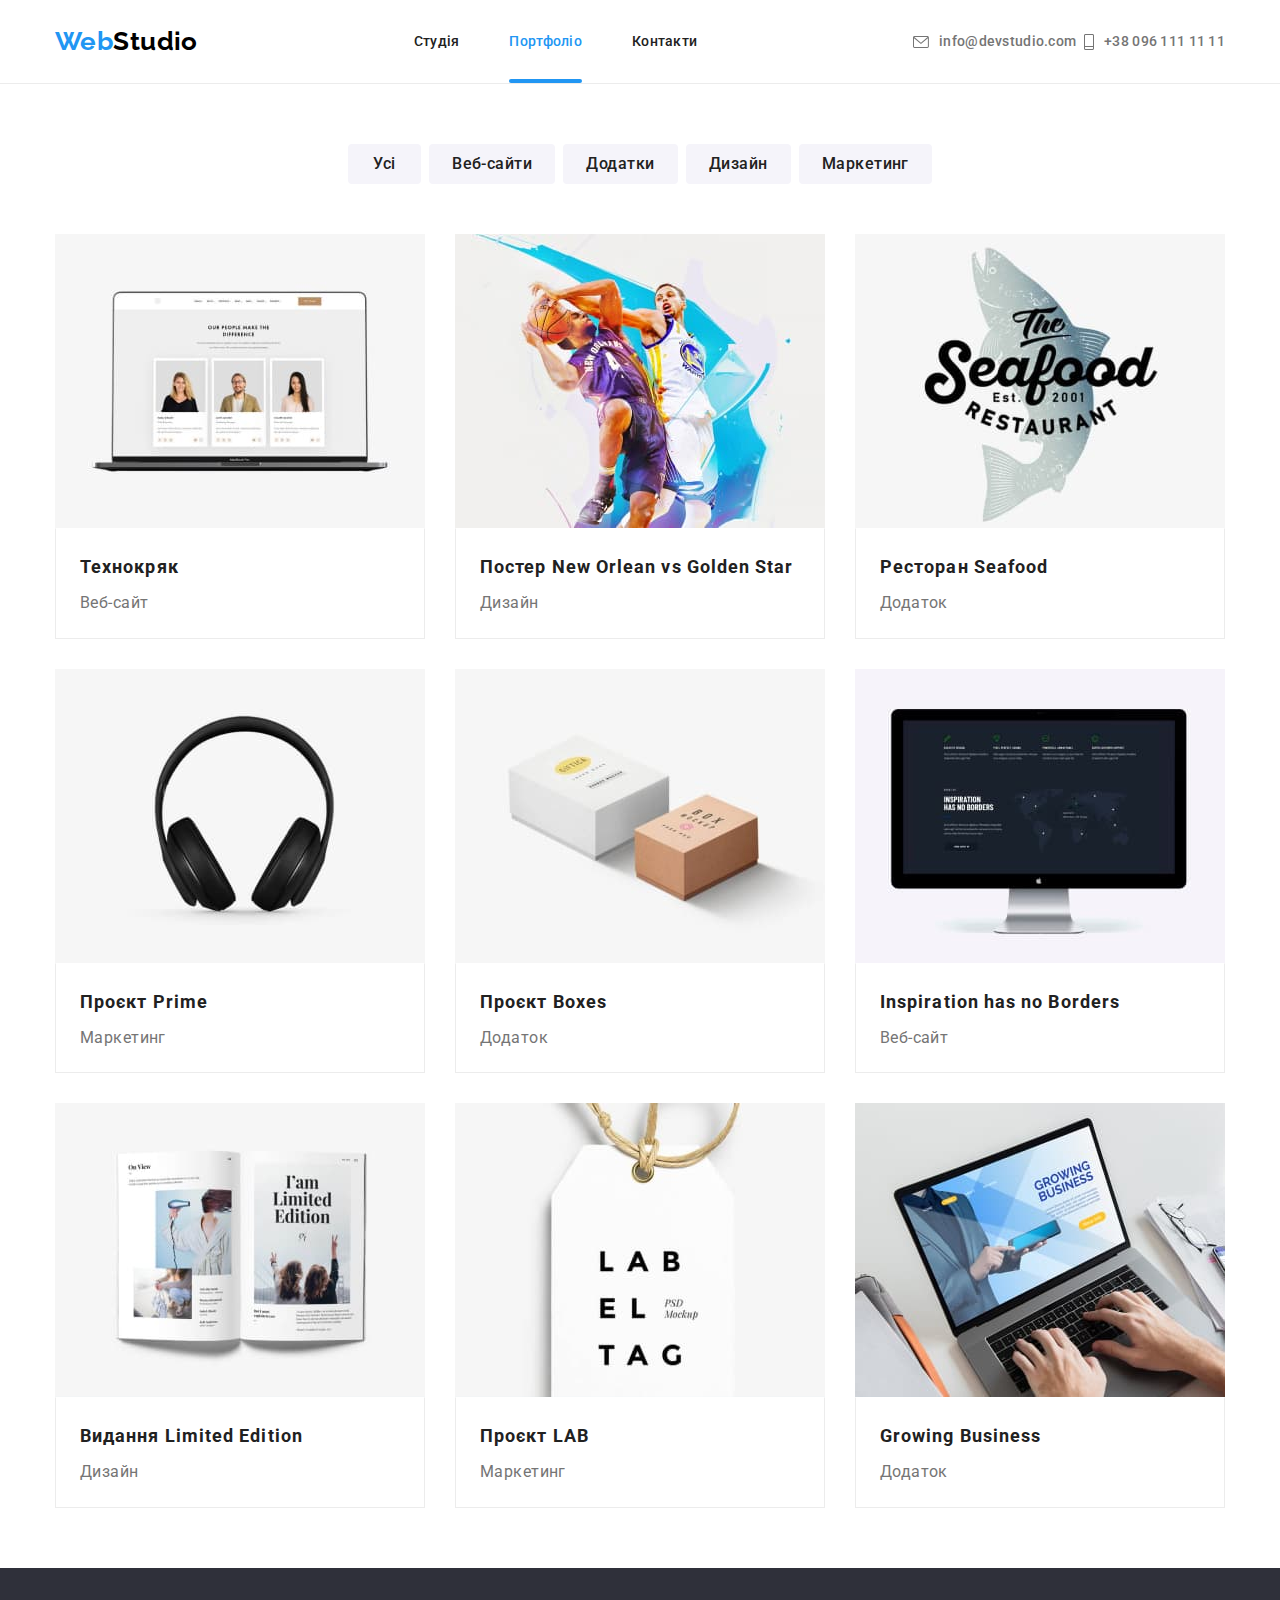
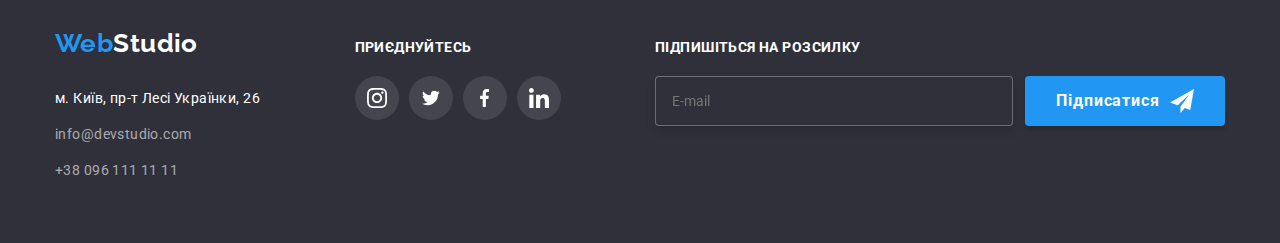
<file: portfolio.html>
<!DOCTYPE html>
<html lang="uk">
  <head>
    <meta charset="UTF-8" />
    <meta http-equiv="X-UA-Compatible" content="IE=edge" />
    <meta name="viewport" content="width=device-width, initial-scale=1.0" />
    <title>Document</title>
    <link
      href="https://fonts.googleapis.com/css2?family=Raleway:wght@700&family=Roboto:wght@400;500;700;900&display=swap"
      rel="stylesheet"
    />
    <link
    rel="stylesheet"
    href="https://cdnjs.cloudflare.com/ajax/libs/modern-normalize/1.1.0/modern-normalize.min.css"
    />
    <link rel="stylesheet" href="./css/main.min.css" />
    <link rel="stylesheet" href="./css/styles.css" />
  </head>
  <body>
    <header class="header">
      <div class="conteiner">
        <div class="header__flex">
        <a href="./index.html" class="logo"><span class="logo__icon">Web</span>Studio</a>
        <nav>
          <ul class="site-nav">
            <li class="site-nav__item"><a class="site-nav__link" href="./index.html" >Студія</a></li>
            <li class="site-nav__item">
              <a class="site-nav__link site-nav__link--current" href="./portfolio.html">Портфоліо</a>
            </li>
            <li class="site-nav__item"><a class="site-nav__link" href="./index.html">Контакти</a></li>
          </ul>
        </nav>
        <ul class="contacts">
          <li class="contacts__item">
            <a class="contacts__nav" href="mailto:info@devstudio.com">
              <svg class="envelope" width="16" height="12px">
                <use href="./images/icons.svg#icon-envelope-hover"></use>
              </svg>
              info@devstudio.com
              </a>
          </li>
          <li class="contacts__item">
            <a class="contacts__nav" href="tel:+380961111111">
              <svg class="vector"  width="10" height="16">
                <use href="./images/icons.svg#icon-vector"></use>
              </svg>
              +38 096 111 11 11</a>
          </li>
        </ul>
        </div>
      </div>
      </header>
    <main>
      <section class="section">
        <div class="conteiner">
          <h1 class="visually-hidden">перелік проектів та додатків</h1>
        <div class="btn">
          <ul class="btn__list">
            <li class="btn__item">
              <button class="btn__button" type="button">Усі</button>
            </li>
            <li class="btn__item">
              <button class="btn__button" type="button">Веб-сайти</button>
            </li>
            <li class="btn__item">
              <button class="btn__button" type="button">Додатки</button>
            </li>
            <li class="btn__item">
              <button class="btn__button" type="button">Дизайн</button>
            </li>
            <li class="btn__item">
              <button class="btn__button" type="button">Маркетинг</button>
            </li>
          </ul>
        </div>
          <ul class="project">
            <li class="project__item">
              <a href="" class="project__link">
                <div class="project__overlay">
                  <img
                  class="project__no-gap"
                  src="./images/hm2-img1.jpg"
                  alt="фото з даними трьох людей, зображених на ноутбуці"
                  width="370"
                  />
                  <div class="project__thumb">
                    <p class="project__content">Ресурс пропонує комплексні пропозиції з різним рівнем функціоналу та сервісів. Все це дозволить відвідувачу отримати вичерпні відомості про компанію чи приватну особу.</p>
                  </div>
                </div>
                <div class="project__border">
                  <h2 class="project__title">Технокряк</h2>
                  <p class="project__subtitle">Веб-сайт</p>
                </div>
              </a>
            </li>
            <li class="project__item">
              <a href="" class="project__link">
                <div class="project__overlay">
                  <img
                  class="project__no-gap"
                  src="./images/hm2-img2.jpg"
                  alt="фото з двома чоловіками, які грають в баскетбол"
                  width="370"
                  />
                  <div class="project__thumb">
                    <p class="project__content">Ресурс пропонує комплексні пропозиції з різним рівнем функціоналу та сервісів. Все це дозволить відвідувачу отримати вичерпні відомості про компанію чи приватну особу.</p>
                  </div>
                </div>
                <div class="project__border">
                  <h2 class="project__title">
                    Постер New Orlean vs Golden Star
                  </h2>
                  <p class="project__subtitle">Дизайн</p>
                </div>
              </a>
            </li>
            <li class="project__item">
              <a href="" class="project__link">
                <div class="project__overlay">
                  <img
                    class="project__no-gap"
                    src="./images/hm2-img3.jpg"
                    alt="фото логотипу ресторану"
                    width="370"
                  />
                  <div class="project__thumb">
                    <p class="project__content">Ресурс пропонує комплексні пропозиції з різним рівнем функціоналу та сервісів. Все це дозволить відвідувачу отримати вичерпні відомості про компанію чи приватну особу.</p>
                  </div>
                </div>
                <div class="project__border">
                  <h2 class="project__title">Ресторан Seafood</h2>
                  <p class="project__subtitle">Додаток</p>
                </div>
              </a>
            </li>
            <li class="project__item">
              <a href="" class="project__link">
                <div class="project__overlay">
                  <img
                    class="project__no-gap"
                    src="./images/hm2-img4.jpg"
                    alt="фото навушників"
                    width="370"
                  />
                  <div class="project__thumb">
                    <p class="project__content">Ресурс пропонує комплексні пропозиції з різним рівнем функціоналу та сервісів. Все це дозволить відвідувачу отримати вичерпні відомості про компанію чи приватну особу.</p>
                  </div>
                </div>
                <div class="project__border">
                  <h2 class="project__title">Проєкт Prime</h2>
                  <p class="project__subtitle">Маркетинг</p>
                </div>
              </a>
            </li>
            <li class="project__item">
              <a href="" class="project__link">
                <div class="project__overlay">
                  <img
                    class="project__no-gap"
                    src="./images/hm2-img5.jpg"
                    alt="фото двох коробок"
                    width="370"
                  />
                  <div class="project__thumb">
                    <p class="project__content">Ресурс пропонує комплексні пропозиції з різним рівнем функціоналу та сервісів. Все це дозволить відвідувачу отримати вичерпні відомості про компанію чи приватну особу.</p>
                  </div>
                </div>
                <div class="project__border">
                  <h2 class="project__title">Проєкт Boxes</h2>
                  <p class="project__subtitle">Додаток</p>
                </div>
              </a>
            </li>
            <li class="project__item">
              <a href="" class="project__link">
                <div class="project__overlay">
                  <img
                    class="project__no-gap"
                    src="./images/hm2-img6.jpg"
                    alt="фото монітора від компютера"
                    width="370"
                  />
                  <div class="project__thumb">
                    <p class="project__content">Ресурс пропонує комплексні пропозиції з різним рівнем функціоналу та сервісів. Все це дозволить відвідувачу отримати вичерпні відомості про компанію чи приватну особу.</p>
                  </div>
                </div>
                <div class="project__border">
                  <h2 class="project__title">Inspiration has no Borders</h2>
                  <p class="project__subtitle">Веб-сайт</p>
                </div>
              </a>
            </li>
            <li class="project__item">
              <a href="" class="project__link">
                <div class="project__overlay">
                  <img
                    class="project__no-gap"
                    src="./images/hm2-img7.jpg"
                    alt="фото відкритої книги"
                    width="370"
                  />
                  <div class="project__thumb">
                    <p class="project__content">Ресурс пропонує комплексні пропозиції з різним рівнем функціоналу та сервісів. Все це дозволить відвідувачу отримати вичерпні відомості про компанію чи приватну особу.</p>
                  </div>
                </div>
                <div class="project__border">
                  <h2 class="project__title">Видання Limited Edition</h2>
                  <p class="project__subtitle">Дизайн</p>
                </div>
              </a>
            </li>
            <li class="project__item">
              <a href="" class="project__link">
                <div class="project__overlay">
                  <img
                    class="project__no-gap"
                    src="./images/hm2-img8.jpg"
                    alt="фото надпису на кулоні"
                    width="370"
                  />
                  <div class="project__thumb">
                    <p class="project__content">Ресурс пропонує комплексні пропозиції з різним рівнем функціоналу та сервісів. Все це дозволить відвідувачу отримати вичерпні відомості про компанію чи приватну особу.</p>
                  </div>
                </div>
                <div class="project__border">
                  <h2 class="project__title">Проєкт LAB</h2>
                  <p class="project__subtitle">Маркетинг</p>
                </div>
              </a>
            </li>
            <li class="project__item">
              <a href="" class="project__link">
                <div class="project__overlay">
                  <img
                    class="project__no-gap"
                    src="./images/hm2-img9.jpg"
                    alt="фото рук людини, які працюють на клавіатурі ноутбука"
                    width="370"
                  />
                  <div class="project__thumb">
                    <p class="project__content">Ресурс пропонує комплексні пропозиції з різним рівнем функціоналу та сервісів. Все це дозволить відвідувачу отримати вичерпні відомості про компанію чи приватну особу.</p>
                  </div>
                </div>
                <div class="project__border">
                  <h2 class="project__title">Growing Business</h2>
                  <p class="project__subtitle">Додаток</p>
                </div>
              </a>
            </li>
          </ul>
        </div>
      </section>
    </main>
    <footer class="footer">
      <div class="conteiner footer-flex">
        <div class="footer-flex__address">
        <a href="./index.html" class="logo footer__logo"
          ><span class="logo__icon">Web</span>Studio</a
          >
        <address class="address">
          <ul>
            <li class="address__item">
              <a class="address__residence" href="м.Київ,пр-т.Лесі-Українки,26"
                >м. Київ, пр-т Лесі Українки, 26</a
              >
            </li>
            <li class="address__item">
              <a class="address__link" href="mailto:info@devstudio.com"
                >info@devstudio.com</a>
            </li>
            <li class="address__item">
              <a class="address__telephone" href="tel:+380961111111"
                >+38 096 111 11 11</a>
            </li>
          </ul>
        </address>
        </div>
        <div class="footer-flex__network">
      <p class="footer__title">приєднуйтесь</p>
      <ul class="network">
        <li class="network__link">
          <a href="" class="network__instagram footer-network__instagram">
            <svg class="instagram-icon" height="20" width="20">
            <use href="./images/icons.svg#icon-instagram"></use>
            </svg>
          </a>
        </li>
        <li class="network__link">
          <a href="" class="network__twitter footer-network__twitter">
            <svg class="twitter-icon" height="16" width="20">
              <use href="./images/icons.svg#icon-twitter"></use>
            </svg>
          </a>
        </li>
        <li class="network__link">
          <a href="" class="network__facebook footer-network__facebook">
            <svg class="facebook-icon" height="20" width="10">
            <use href="./images/icons.svg#icon-facebook"></use>
            </svg>
          </a>
        </li>
        <li class="network__link">
          <a href="" class="network__linkedin footer-network__linkedin">
            <svg class="linkedin-icon" height="20" width="20">
            <use href="./images/icons.svg#icon-linkedin"></use>
            </svg>
          </a>
        </li>
      </ul>
        </div>
        <div>
          <p class="footer__title">Підпишіться на розсилку</p>
          <form class="footer-flex__form"> 
            <input class="footer-form__input" type="email" name="email" id="user_email" placeholder="E-mail"/>
            <label class="footer-form__lable" for="user_email"></label>
            <button type="submit" class="footer-form__btn">Підписатися 
              <svg width="24px" height="24px">
                <use href="./images/icons.svg#icon-icon-send"></use>
              </svg>
          </button>
          </form>
        </div>
      </div>
    </footer>
  </body>
</html>
</file>
<file: css/styles.css>
/* html {
  box-sizing: border-box;
}
*,
*::before,
*::after {
  box-sizing: inherit;
} */


  /* text-color */

  
/* 
body {
  margin: 0;

  font-family: "Roboto", -apple-system, BlinkMacSystemFont, "Segoe UI", "Oxygen",
    "Ubuntu", "Cantarell", "Fira Sans", "Droid Sans", "Helvetica Neue",
    sans-serif;
  color: var(--primary-text-color);
  background-color: var(--primary-background-color);
  letter-spacing: 0.03em;
  font-size: 14px;
} */
/* 
ul {
  list-style: none;
  padding: 0;
  margin: 0;
} */

/* логотип сайту */
/* .header {
  border-bottom: 1px solid #ececec;
}
.header__flex {
  display: flex;
  align-items: center;
} */
/* .logo {
  display: block;
  padding-bottom: 25px;
  padding-top: 24px;

  color: #000000;
  text-decoration: none;
  font-family: Raleway, sans-serif;
  font-weight: 700;
  font-size: 26px;
  line-height: 1.2;
}
.logo__icon {
  color: var(--accent-color);
} */

/* навігація сайту */

/* .envelope {
  margin-right: 10px;

  fill: currentColor;
}

.vector {
  margin-right: 10px;

  fill: currentColor;
}
.site-nav {
  display: flex;
  margin-left: 93px;
}
.site-nav__item {
  margin-right: 50px;
}
.site-nav__item:last-child {
  margin-right: 0px;
}
.site-nav__link {
  position: relative;

  display: block;
  padding-top: 32px;
  padding-bottom: 32px;

  color: var(--primary-text-color);
  font-weight: 500;
  text-decoration: none;
  letter-spacing: 0.02em;
  line-height: 1.1;

  transition: var(--transition-color);

}

.site-nav__link:hover,
.site-nav__link:focus {
  color: var(--accent-color);
}

.current {
  color: var(--accent-color);
}
.site-nav__link::after {
  position: absolute;
  bottom: 0;
  left: 0;

  margin-bottom: -1.5px;
  content: "";
  display: block;
  width: 100%;
  height: 4px;
  background-color: #2196f3;
  border-radius: 2px;
  transition: var(--transition-opacity);
  opacity: 0;
}

.site-nav__link.site-nav__link--current::after,
.site-nav__link:hover::after,
.site-nav__link:focus::after {
  opacity: 1;
}
.site-nav__link:hover::after {
  opacity: 1;
}

.site-nav__link--current {
  color: var(--accent-color);
}

.contacts {
  display: flex;
  margin-left: auto;
  align-items: center;
}
.contacts__item {
  margin-right: 50px;
}

.contacts__item:last-child {
  margin-right: 0px;
}
.contacts__nav {
  display: flex;
  padding-bottom: 32px;
  padding-top: 32px;
  align-items: center;
  justify-content: center;

  color: var(--secondary-text-color);
  text-decoration: none;
  font-weight: 500;
  line-height: 1.1;
  letter-spacing: 0.02em;

  transition: var(--transition-color);
}
.contacts__nav:hover,
.contacts__nav:focus {
  color: var(--accent-color);
} */

/* приховані логічні заголовки
.visually-hidden {
  position: absolute;
  width: 1px;
  height: 1px;
  margin: -1px;
  border: 0;
  padding: 0;

  white-space: nowrap;
  clip-path: inset(100%);
  clip: rect(0 0 0 0);
  overflow: hidden;
} */

/* .conteiner {
  width: 1200px;
  padding-left: 15px;
  padding-right: 15px;
  margin-left: auto;
  margin-right: auto;
} */

/* .section {
  padding-top: 94px;
  padding-bottom: 94px;
} */

/* головний заголовок */

/* .hero {
  margin-left: auto;
  margin-right: auto;
  padding-top: 200px;
  padding-bottom: 200px;
  max-width: 1600px;
  height: 600px;

  background-color: #000000;
  background-image: linear-gradient(
      to right,
      rgba(47, 48, 58, 0.4),
      rgba(47, 48, 58, 0.4)
    ),
    url(../images/hero.jpg);
  background-size: cover;
  background-position: center;
  background-repeat: no-repeat;

  text-align: center;
}

.hero__title {
  margin-top: 0px;
  margin-bottom: 30px;
  width: 696px;
  margin-right: auto;
  margin-left: auto;

  color: var(--hero-text-color);
  font-weight: 900;
  font-size: 44px;
  line-height: 1.4;
  letter-spacing: 0.06em;
  text-transform: uppercase;
  letter-spacing: 0.06em;
}

.hero__btn {
  display: flex;
  align-items: center;
  justify-content: center;

  width: 216px;
  height: 50px;
  border-radius: 4px;
  margin-left: auto;
  margin-right: auto;

  color: var(--hero-text-color);
  background-color: var(--accent-color);
  box-shadow: 0px 4px 4px rgba(0, 0, 0, 0.15);
  border-color: transparent;
  cursor: pointer;
  font-family: inherit;
  font-size: 16px;
  line-height: 1.9;
  letter-spacing: 0.06em;
  font-weight: 700;

  transition: var(--transition-background-color);
}
.hero__btn:hover,
.hero__btn:focus {
  background-color: #188ce8;
} */

/* Секція списку переваг */
/* 
.benefits {
  display: flex;
}
.benefits__item {
  margin-right: 30px;
  width: calc((100% - 60px) / 4);
}
.benefits__item:last-child {
  margin-right: 0px;
} */
/* .benefits-item::before {
  content: "";
  display: block;
  height: 120px;
  background-repeat: no-repeat;
  background-position: center;
  background-color: #F5F4FA;

  margin-bottom: 30px;
}
.benefits-item-1::before {
  background-image: url(../images/benefit-1.svg);
}
.benefits-item-2::before {
  background-image: url(../images/benefit-2.svg);
}
.benefits-item-3::before {
  background-image: url(../images/benefit-3.svg);
}
.benefits-item-4::before {
  background-image: url(../images/benefit-4.svg);
} */

/* .benefits__thumbs {
  display: flex;
  width: 270px;
  height: 120px;
  background-color: #f5f4fa;
  align-items: center;
  justify-content: center;
  margin-bottom: 30px;
}

.benefits__title {
  margin-top: 0px;
  margin-bottom: 10px;

  font-weight: 700;
  line-height: 1.1;
  font-size: 14px;
  text-transform: uppercase;
}
.benefits__text {
  margin-top: 0px;
  margin-bottom: 0px;

  color: var(--secondary-text-color);
  line-height: 1.7;
} */

/* чим ми займаємось */

/* .section__box {
  padding-top: 0px;
}
.box-no-gap {
  display: block;
}
.list {
  margin-bottom: 50px;
  margin-top: 0;

  font-weight: 700;
  font-size: 36px;
  line-height: 1.2;
  text-align: center;
}
.list__items {
  display: flex;
  margin-top: 0px;
  margin-bottom: 0px;
}

.label {
  position: relative;
}

.label__text {
  position: absolute;
  bottom: 0px;

  display: flex;
  justify-content: center;
  align-items: center;
  
  width: 370px;
  height: 70px;
  margin: 0px;

  font-weight: 700;
  background-color: rgba(47, 48, 58, 0.8);
  letter-spacing: 0.03em;
  text-align: center;
  justify-content: center;
  text-transform: uppercase;
  line-height: 1.15;
  color: #ffffff;
}

.list__item {
  margin-right: 30px;
}
.list__item:last-child {
  margin-right: 0px;
} */

/* Наша команда */

/* .workers {
  background-color: var(--primary-background-color-2);
}
.worker-no-gap {
  display: block;
}
.workers__section {
  display: flex;
  text-align: center;
}
.workers__item {
  margin-right: 30px;
  width: calc((100% - 60px) / 4);
  border-radius: 0px 0px 4px 4px;
  background: var(--primary-background-color);
  box-shadow: 0px 1px 3px rgba(0, 0, 0, 0.12), 0px 1px 1px rgba(0, 0, 0, 0.14),
    0px 2px 1px rgba(0, 0, 0, 0.2);
}
.workers__item:last-child {
  margin-right: 0px;
}

.worker__name {
  margin-top: 0;
  margin-bottom: 10px;

  font-weight: 500;
  font-size: 16px;
  line-height: 1.2;
  letter-spacing: 0.03em;
}
.worker {
  padding-top: 30px;
  padding-bottom: 30px;
}
.worker__position {
  margin-top: 0px;
  margin-bottom: 16px;

  color: var(--secondary-text-color);
  font-size: 16px;
  line-height: 1.2;
} */

/* Посилання на соцмережі */

/* .network {
  display: flex;
  align-items: center;
  justify-content: center;
}
.network__link {
  margin-right: 10px;
}
.network__link:last-child {
  margin-right: 0px;
}
.network__twitter,
.network__instagram,
.network__facebook,
.network__linkedin {
  transition: var(--transition-color), var(--transition-background-color);

  display: flex;
  align-items: center;
  justify-content: center;

  width: 44px;
  height: 44px;
  color: #afb1b8;
  border-radius: 50%;
}

.footer-link-instagram,
.footer-link-twitter,
.footer-link-facebook,
.footer-link-linkedin {
  background-color: rgba(255, 255, 255, 0.1);
  color: var(--primary-background-color);

  transition: var(--transition-background-color);
}

.network__twitter:hover,
.network__twitter:focus,
.network__instagram:hover,
.network__instagram:focus,
.network__facebook:hover,
.network__facebook:focus,
.network__linkedin:hover,
.network__linkedin:focus {
  background-color: var(--accent-color);
  color: var(--primary-background-color);
}

.instagram-icon,
.twitter-icon,
.facebook-icon,
.linkedin-icon {
  fill: currentColor;
} */

/* Наші клієнти */

/* .client {
  display: flex;
  align-items: center;

  margin: 0px;
  padding: 0px;
}

.client__logo {
  display: flex;
  justify-content: center;
  align-items: center;

  width: 170px;
  height: 92px;

  border: 1px solid currentColor;
  border-radius: 4px;
  color: #afb1b8;

  transition:var(--transition-color);
}
.client__logo:hover {
  color: var(--accent-color);
}
.client__item {
  margin-right: 30px;
}
.client__item:last-child {
  margin-right: 0px;
}

.client__logo--icon {
  width: 106px;
  height: 60px;
  fill: currentColor;
} */


/* Футер */
/* .footer {
  padding-top: 60px;
  padding-bottom: 60px;

  background-color: var(--secondary-background-color);
}
.footer-flex {
  display: flex;
  align-items: baseline;
  justify-content: space-between;
} */

/* .footer__logo {
  color: var(--hero-text-color);
  padding-top: 0px;
  padding-bottom: 0px;
  margin-bottom: 20px;
} */

/* .footer-flex__address {
  margin-right: 70px;
}
.address__item {
  margin-bottom: 9px;
}
.address__item:last-child {
  margin-bottom: 0px;
}
.address__residence {
  transition: var(--transition-color);

  color: var(--hero-text-color);
  line-height: 1.7;
  font-style: normal;
  text-decoration: none;
}
.address__link {
  transition:var(--transition-color);

  color: rgba(255, 255, 255, 0.6);
  line-height: 1.7;
  font-style: normal;
  text-decoration: none;
}
.address__telephone {
  transition: var(--transition-color);

  color: rgba(255, 255, 255, 0.6);
  line-height: 1.7;
  font-style: normal;
  text-decoration: none;
}
.address__telephone:hover,
.address__telephone:focus,
.address__residence:hover,
.address__residence:focus,
.address__link:hover,
.address__link:focus {
  color: var(--accent-color);
}
.footer__title {
  margin: 0px;
  margin-bottom: 20px;

  font-weight: 700;
  letter-spacing: 0.03em;
  text-transform: uppercase;
  color: var(--primary-background-color);
  line-height: 1.14;
  font-size: 14px;
}


.footer-network__instagram,
.footer-network__twitter,
.footer-network__facebook,
.footer-network__linkedin {
  background-color: rgba(255, 255, 255, 0.1);
  color: var(--primary-background-color);

  transition:var(--transition-background-color);
}


.footer-flex__form {
  position: relative;

  display: flex;
  align-items: center;
  justify-content: center;
}

.footer-form__lable {
  position: absolute;
  top: 50%;
  transform: translateY(-50%);

  left: 16px;
  color: rgba(255, 255, 255, 0.6);
  align-items: center;
  letter-spacing: 0.03em;
  font-weight: 400;
  font-size: 16px;
  font-family: "Roboto" sans-serif;
  line-height: 1.25;

  transition: var(--transition-transform);
}

.footer-form__input {

  padding: 15px 16px;
  width: 358px;
  height: 50px;
  margin-right: 12px;

  color: var(--hero-text-color);

  border: 1px solid rgba(255, 255, 255, 0.3);
  filter: drop-shadow(0px 4px 4px rgba(0, 0, 0, 0.15));
  border-radius: 4px;
  background-color: #2f303a;
}

.footer-form__btn {
  display: flex;
  gap: 10px;
  align-items: center;
  justify-content: center;
  
  height: 50px;
  width: 200px;
  padding: 0;

  background-color: #2196f3;
  box-shadow: 0px 4px 4px rgba(0, 0, 0, 0.15);
  border-radius: 4px;
  color: var(--hero-text-color);
  outline: 0;
  border: 0;
  font-family: inherit;
  letter-spacing: 0.06em;
  line-height: 1.88;
  font-weight: 700;
  font-size: 16px;
}

 */

/* Portfolio */

/* .btn__list {
  display: flex;
  margin-bottom: 50px;
  justify-content: center;
}
.btn__item {
  margin-right: 8px;
}
.btn__item:last-child {
  margin-right: 0px;
}
.btn__button {
  transition: var(--transition-background-color), var(--transition-color), var(--transition-box-shadow);

  padding: 6px 22px;
  display: inline-block;
  min-width: 73px;
  border-radius: 4px;
  border: 1px solid transparent;

  text-align: center;
  color: var(--primary-text-color);
  background-color: var(--primary-background-color-2);
  cursor: pointer;
  font-family: inherit;
  font-size: 16px;
  font-weight: 500;
  letter-spacing: 0.03em;
  line-height: 1.6;
}
.btn__button:hover,
.btn__button:focus {
  background-color: var(--accent-color);
  color: var(--hero-text-color);
  box-shadow: 0px 3px 1px rgba(0, 0, 0, 0.1), 0px 1px 2px rgba(0, 0, 0, 0.08),
    0px 2px 2px rgba(0, 0, 0, 0.12);
}

.project {
  display: flex;
  flex-wrap: wrap;
  gap: 30px;
}
.project__item {
  flex-basis: calc((100% - 60px) / 3);
}
.project__link {
  transition: var(--transition-box-shadow);

  display: block;
}
.project__link:hover {
  box-shadow: 0px 1px 1px rgba(0, 0, 0, 0.12), 0px 4px 4px rgba(0, 0, 0, 0.06),
    1px 4px 6px rgba(0, 0, 0, 0.16);
}

.project__overlay {
  position: relative;
  overflow: hidden;
}
.project__thumb {
  position: absolute;
  width: 100%;
  height: 100%;
  top: 0;
  left: 0;

  transform: translateY(100%);
  transition: var(--transition-transform);

  background-color: rgba(33, 150, 243, 0.9);
  padding: 63px 24px;
}
.project__link:hover .project__thumb {
  transform: translateY(0);
}
.project__content {
  margin: 0px;

  font-family: "Roboto";
  font-weight: 400;
  font-size: 18px;
  line-height: 1.56;
  letter-spacing: 0.03em;
  color: var(--hero-text-color);
  font-style: normal;
}

.project__title {
  margin-bottom: 4px;
  margin-top: 0px;

  font-weight: 700;
  font-size: 18px;
  line-height: 2;
  letter-spacing: 0.06em;
  font-family: inherit;
  color: var(--primary-text-color);
}
a {
  text-decoration: none;
}
.project__subtitle {
  margin-top: 0px;
  margin-bottom: 0px;
  color: var(--secondary-text-color);
  font-size: 16px;
  line-height: 1.8;
  font-family: inherit;
}

.project__no-gap {
  display: block;
}
.project__border {
  padding-top: 20px;
  padding-bottom: 20px;
  padding-left: 24px;
  padding-right: 24px;
  border-bottom: 1px solid #ececec;
  border-left: 1px solid #ececec;
  border-right: 1px solid #ececec;
  border-top: 1px solid transparent;
} */

/* Модальне вікно */
/* 
.backdrop {
  position: fixed;
  top: 0;
  left: 0;

  width: 100%;
  height: 100%;

  background-color: rgba(0, 0, 0, 0.2);

  transition: var(--transition-opacity);
}
.backdrop.is-hidden {
  opacity: 0;
  pointer-events: none;
  visibility: hidden;
} */
/* .background-modal {
  position: absolute;
  top: 50%;
  left: 50%;
  transform: translate(-50%, -50%);

  width: 528px;
  min-height: 581px;
  padding: 40px;

  background: #ffffff;
  box-shadow: 0px 1px 3px rgba(0, 0, 0, 0.12), 0px 1px 1px rgba(0, 0, 0, 0.14),
    0px 2px 1px rgba(0, 0, 0, 0.2);
  border-radius: 4px;

  animation-name: changeScale;
  animation-duration: 250ms;
}

@keyframes changeScale {
  0% {
    transform: scale(10);
  }
  50% {
    transform: scale(1.5);
  }
  100% {
    transform: scale(1);
  }
}

.close-btn {
  position: absolute;
  top: 8px;
  right: 8px;

  transition: var(--transition-border), var(--transition-fill);

  display: flex;
  align-items: center;
  justify-content: center;

  width: 30px;
  height: 30px;
  border: 1px solid rgba(0, 0, 0, 0.1);
  border-radius: 50%;
  padding: 0;
  background-color: transparent;
  cursor: pointer;
}
.close-btn:hover,
.close-btn:focus {
  border: 1px solid var(--accent-color);
  fill: var(--accent-color);
}

.modal__title {
  margin: 0;
  margin-bottom: 12px;

  font-weight: 700;
  font-size: 20px;
  line-height: 23px;
  text-align: center;
  letter-spacing: 1.15;
}
.modal__label--name,
.modal__label--mail,
.modal__label--telephone,
.modal__label--comment {
  display: flex;
  flex-direction: column;

  font-size: 12px;
  line-height: 1.2;
  letter-spacing: 0.01em;
  color: #757575;
  
}
.modal__label--word {
  margin-bottom: 4px;
}
.form-field {
  position: relative;
}

.modal__input--name,
.modal__input--mail,
.modal__input--tel {
  width: 100%;
  height: 40px;
  padding-left: 30px;
  border-color: rgba(33, 33, 33, 0.2);
  border-style: solid;
  border-width: 1px;
  border-radius: 4px;

  margin-bottom: 10px;

  transition: var(--transition-border-color);
}

.modal__input--comment {
  padding: 16px 12px;
  margin-bottom: 20px;

  resize: none;
  border: 1px solid rgba(33, 33, 33, 0.2);
  border-radius: 4px;

  transition: var(--transition-border-color);
} */

/* .modal-checkbox:checked + .checkbox-icon {
  background-color: var(--accent-color);
  border: transparent;
  transform: translateX(-5px);
}
.checkbox-icon {
  border: 2px solid #000000;
  border-radius: 4px;

  transition: transform 250ms cubic-bezier(0.23, 1, 0.32, 1);
} */
/* .checkbox__icon { 
  margin-right: 7px;
}
.checkbox__icon .checkbox__icon--no-checked {
  opacity: 1;
  transition: var(--transition-opacity);
}
.checkbox__icon .checkbox__icon--checked {
  opacity: 0;
  transition: var(--transition-opacity);
}
.checkbox__input:checked + .checkbox__icon .checkbox__icon--checked{
  opacity: 1;
}
.checkbox__input:checked + .checkbox__icon .checkbox__icon--no-checked {
  opacity: 0;
}

.checkbox__input {
  -webkit-appearance: none;
  -moz-appearance: none;
  appearance: none;
  position: absolute; 
}
.modal__label--consent {
  display: flex;
  align-items: center;
  justify-content: center;
}
.modal__input--icon {
  position: absolute;
  bottom: 11px;
  top: 11px;
  left: 12px;

  transition: var(--transition-fill);
}
.checkbox__text {
  line-height: 1.7;
  color: #757575;
}
.checkbox__link {
  text-decoration: underline;
  color: var(--accent-color);
}
.modal__input--name:focus,
.modal__input--name:hover,
.modal__input--mail:hover,
.modal__input--mail:focus,
.modal__input--tel:hover,
.modal__input--tel:focus,
.modal__input--comment:hover,
.modal__input--comment:focus {
  border-color: #2196f3;
  outline:#2196f3;
}

.modal__input--mail:focus ~ .modal__input--icon,
.modal__input--mail:hover ~ .modal__input--icon,
.modal__input--name:hover ~ .modal__input--icon,
.modal__input--name:focus ~ .modal__input--icon,
.modal__input--tel:hover ~ .modal__input--icon,
.modal__input--tel:focus ~ .modal__input--icon {
  fill: #2196f3;
}

.modal__btn-submit {

  display: block;
  margin-top: 30px;
  margin-left: auto;
  margin-right: auto;

  width: 200px;
  height: 50px;
  border-color: transparent;
  color: var(--hero-text-color);
  letter-spacing: 0.06em;
  font-size: 16px;
  font-weight: 700;
  line-height: 1.88;
  padding: 0;
  font-family: inherit;
  cursor: pointer;
  background: #188ce8;
  box-shadow: 0px 4px 4px rgba(0, 0, 0, 0.15);
  border-radius: 4px;
} */
</file>
<file: css/main.min.css>
ul{list-style:none;padding:0;margin:0}h1{margin:0}a{text-decoration:none}img{max-width:100%;display:block;height:auto}.list{margin-top:0;font-weight:700;line-height:1.2;text-align:center}@media screen and (min-width: 480px){.list{margin-bottom:30px;font-size:28px}}html{-webkit-box-sizing:border-box;box-sizing:border-box}*,*::before,*::after{-webkit-box-sizing:inherit;box-sizing:inherit}body{margin:0;font-family:"Roboto",-apple-system,BlinkMacSystemFont,"Segoe UI","Oxygen","Ubuntu","Cantarell","Fira Sans","Droid Sans","Helvetica Neue",sans-serif;color:var(--primary-text-color);background-color:var(--primary-background-color);letter-spacing:.03em;font-size:14px}:root{--primary-text-color: #212121;--secondary-text-color: #757575;--accent-color: #2196f3;--hero-text-color: #ffffff;--primary-background-color: #ffffff;--primary-background-color-2: #f5f4fa;--secondary-background-color: #2f303a;--transition-color: color 250ms cubic-bezier(0.4, 0, 0.2, 1);--transition-background-color: background-color 250ms cubic-bezier(0.4, 0, 0.2, 1);--transition-opacity: opacity 250ms cubic-bezier(0.4, 0, 0.2, 1);--transition-border: border 250ms cubic-bezier(0.4, 0, 0.2, 1);--transition-border-color: border-color 250ms cubic-bezier(0.4, 0, 0.2, 1);--transition-fill: fill 250ms cubic-bezier(0.4, 0, 0.2, 1);--transition-box-shadow: box-shadow 250ms cubic-bezier(0.4, 0, 0.2, 1);--transition-transform: transform 250ms cubic-bezier(0.4, 0, 0.2, 1)}.visually-hidden{position:absolute;width:1px;height:1px;margin:-1px;border:0;padding:0;white-space:nowrap;-webkit-clip-path:inset(100%);clip-path:inset(100%);clip:rect(0 0 0 0);overflow:hidden}.site-nav__link{-webkit-transition:var(--transition-color);transition:var(--transition-color)}.site-nav__link::after{-webkit-transition:var(--transition-opacity);transition:var(--transition-opacity)}.contacts__nav{-webkit-transition:var(--transition-color);transition:var(--transition-color)}.btn__button{-webkit-transition:var(--transition-background-color),var(--transition-color),var(--transition-box-shadow);transition:var(--transition-background-color),var(--transition-color),var(--transition-box-shadow)}.project__link{-webkit-transition:var(--transition-box-shadow);transition:var(--transition-box-shadow)}.project__thumb{-webkit-transition:var(--transition-transform);transition:var(--transition-transform)}.network__twitter,.network__instagram,.network__facebook,.network__linkedin{-webkit-transition:var(--transition-color),var(--transition-background-color);transition:var(--transition-color),var(--transition-background-color)}.footer-link-instagram,.footer-link-twitter,.footer-link-facebook,.footer-link-linkedin{-webkit-transition:var(--transition-background-color);transition:var(--transition-background-color)}.footer-network__instagram,.footer-network__twitter,.footer-network__facebook,.footer-network__linkedin{-webkit-transition:var(--transition-background-color);transition:var(--transition-background-color)}.hero__btn{-webkit-transition:var(--transition-background-color);transition:var(--transition-background-color)}.address__residence{-webkit-transition:var(--transition-color);transition:var(--transition-color)}.address__link{-webkit-transition:var(--transition-color);transition:var(--transition-color)}.address__telephone{-webkit-transition:var(--transition-color);transition:var(--transition-color)}.footer-form__lable{-webkit-transition:var(--transition-transform);transition:var(--transition-transform)}client__logo{-webkit-transition:var(--transition-color);transition:var(--transition-color)}.close-btn{-webkit-transition:var(--transition-border),var(--transition-fill);transition:var(--transition-border),var(--transition-fill)}.modal__input--name,.modal__input--mail,.modal__input--tel{-webkit-transition:var(--transition-border-color);transition:var(--transition-border-color)}.modal__input--comment{-webkit-transition:var(--transition-border-color);transition:var(--transition-border-color)}.checkbox__icon .checkbox__icon--no-checked{-webkit-transition:var(--transition-opacity);transition:var(--transition-opacity)}.checkbox__icon .checkbox__icon--checked{-webkit-transition:var(--transition-opacity);transition:var(--transition-opacity)}.modal__input--icon{-webkit-transition:var(--transition-fill);transition:var(--transition-fill)}.hero{margin-left:auto;margin-right:auto;padding-top:118px;padding-bottom:118px;max-width:1400px;height:400px;background-image:-webkit-gradient(linear, left top, right top, from(rgba(47, 48, 58, 0.4)), to(rgba(47, 48, 58, 0.4))),url(../images/hero/hero-img_s@1x.jpg);background-image:linear-gradient(to right, rgba(47, 48, 58, 0.4), rgba(47, 48, 58, 0.4)),url(../images/hero/hero-img_s@1x.jpg);background-color:#000;background-size:cover;background-position:center;background-repeat:no-repeat;text-align:center}@media screen and (max-width: 480px){.hero{width:480px}}@media(min-device-pixel-ratio: 2),(-webkit-min-device-pixel-ratio: 2),(min-resolution: 192dpi),(min-resolution: 2dppx){.hero{background-image:url(../images/hero/hero-img_s@2x.jpg)}}@media screen and (min-width: 481px){.hero{background-image:url(../images/hero/hero-img_m@1x.jpg)}}@media screen and (min-width: 481px)and (min-device-pixel-ratio: 2),screen and (min-width: 481px)and (-webkit-min-device-pixel-ratio: 2),screen and (min-width: 481px)and (min-resolution: 192dpi),screen and (min-width: 481px)and (min-resolution: 2dppx){.hero{background-image:url(../images/hero/hero-img_m@2x.jpg)}}@media screen and (min-width: 769px){.hero{background-image:url(../images/hero/hero-img_l@1x.jpg)}}@media screen and (min-width: 769px)and (min-device-pixel-ratio: 2),screen and (min-width: 769px)and (-webkit-min-device-pixel-ratio: 2),screen and (min-width: 769px)and (min-resolution: 192dpi),screen and (min-width: 769px)and (min-resolution: 2dppx){.hero{background-image:url(../images/hero/hero-img_l@2x.jpg)}}@media screen and (min-width: 768px){.hero{height:400px}}@media screen and (min-width: 1200px){.hero{height:600px;padding-top:200px;padding-bottom:200px}}.hero__title{margin-top:0px;margin-bottom:30px;width:360px;margin-right:auto;margin-left:auto;color:var(--hero-text-color);font-weight:900;font-size:26px;line-height:1.6;letter-spacing:.06em;text-transform:uppercase}@media screen and (min-width: 1200px){.hero__title{font-size:44px;line-height:1.4}}.hero__btn{display:-webkit-box;display:-ms-flexbox;display:flex;-webkit-box-align:center;-ms-flex-align:center;align-items:center;-webkit-box-pack:center;-ms-flex-pack:center;justify-content:center;width:200px;height:50px;border-radius:4px;margin-left:auto;margin-right:auto;padding:0;color:var(--hero-text-color);background-color:var(--accent-color);-webkit-box-shadow:0px 4px 4px rgba(0,0,0,.15);box-shadow:0px 4px 4px rgba(0,0,0,.15);border-color:rgba(0,0,0,0);cursor:pointer;font-family:inherit;font-size:16px;line-height:1.9;letter-spacing:.06em;font-weight:700}.hero__btn:hover,.hero__btn:focus{background-color:#188ce8}@media screen and (min-width: 1200px){.hero__btn{width:216px}}.header{border-bottom:1px solid #ececec}.header__flex{display:-webkit-box;display:-ms-flexbox;display:flex;-webkit-box-pack:justify;-ms-flex-pack:justify;justify-content:space-between;-webkit-box-align:center;-ms-flex-align:center;align-items:center}.site-nav,.contacts{display:none}@media screen and (min-width: 768px){.envelope{margin-right:8px;fill:currentColor}}@media screen and (min-width: 1200px){.envelope{margin-right:10px}}@media screen and (min-width: 768px){.vector{margin-right:8px;fill:currentColor}}@media screen and (min-width: 1200px){.vector{margin-right:10px}}@media screen and (min-width: 768px){.site-nav{display:-webkit-box;display:-ms-flexbox;display:flex}}.site-nav__item{margin-right:50px}.site-nav__item:last-child{margin-right:0px}@media screen and (min-width: 768px){.site-nav__link{position:relative;display:block;padding-top:32px;padding-bottom:32px;color:var(--primary-text-color);font-weight:500;text-decoration:none;letter-spacing:.02em;line-height:1.1}.site-nav__link:hover,.site-nav__link:focus{color:var(--accent-color)}.site-nav__link::after{position:absolute;bottom:0;left:0;margin-bottom:-1.5px;content:"";display:block;width:100%;height:4px;background-color:#2196f3;border-radius:2px;opacity:0}.site-nav__link--current::after,.site-nav__link:hover::after,.site-nav__link:focus::after{opacity:1}.site-nav__link--current::after{color:var(--accent-color)}.site-nav__link--current{color:var(--accent-color)}}@media screen and (min-width: 768px){.contacts{display:-webkit-box;display:-ms-flexbox;display:flex;-webkit-box-align:start;-ms-flex-align:start;align-items:start;-webkit-box-orient:vertical;-webkit-box-direction:normal;-ms-flex-direction:column;flex-direction:column;padding-top:21px;padding-bottom:21px}}@media screen and (min-width: 768px)and (min-width: 1200px){.contacts{-webkit-box-orient:horizontal;-webkit-box-direction:normal;-ms-flex-direction:row;flex-direction:row;-webkit-box-align:center;-ms-flex-align:center;align-items:center;-webkit-box-pack:center;-ms-flex-pack:center;justify-content:center}}@media screen and (min-width: 768px)and (max-width: 1199.99px){.contacts .contacts__item{margin-bottom:10px}.contacts .contacts__item:last-child{margin-bottom:0px}}@media screen and (min-width: 1200px){.contacts .contacts__item{margin-right:8px}.contacts .contacts__item:last-child{margin-right:0px}}@media screen and (min-width: 768px){.contacts .contacts__nav{display:-webkit-box;display:-ms-flexbox;display:flex;-webkit-box-align:center;-ms-flex-align:center;align-items:center;-webkit-box-pack:center;-ms-flex-pack:center;justify-content:center;color:var(--secondary-text-color);text-decoration:none;font-weight:500;line-height:1.2;letter-spacing:.02em;font-size:12px}.contacts .contacts__nav:hover,.contacts .contacts__nav:focus{color:var(--accent-color)}}@media screen and (min-width: 1200px){.contacts .contacts__nav{font-size:14px}}.conteiner{width:480px;padding-left:15px;padding-right:15px;margin-left:auto;margin-right:auto}@media screen and (min-width: 768px){.conteiner{width:768px}}@media screen and (min-width: 1200px){.conteiner{width:1200px}}.logo{display:block;padding-bottom:16px;padding-top:16px;color:#000;text-decoration:none;font-family:Raleway,sans-serif;font-weight:700;font-size:26px;line-height:1.2}@media screen and (min-width: 767px){.logo{padding-top:26px;padding-bottom:26px}}.logo__icon{color:var(--accent-color)}.footer__logo{color:var(--hero-text-color);padding-top:0px;padding-bottom:0px;margin-bottom:28px}@media screen and (max-width: 1199.99px){.footer__logo{text-align:center}}.section{padding-top:60px;padding-bottom:60px}@media screen and (min-width: 768px){.benefits{display:-webkit-box;display:-ms-flexbox;display:flex;-ms-flex-wrap:wrap;flex-wrap:wrap;gap:30px}}@media screen and (max-width: 767.99px){.benefits__item{margin-bottom:30px}}@media screen and (min-width: 768px){.benefits__item{width:calc((100% - 30px)/2)}}@media screen and (min-width: 1200px){.benefits__item{width:calc((100% - 90px)/4)}}.benefits__thumbs{display:-webkit-box;display:-ms-flexbox;display:flex;height:120px;background-color:#f5f4fa;-webkit-box-align:center;-ms-flex-align:center;align-items:center;-webkit-box-pack:center;-ms-flex-pack:center;justify-content:center;margin-bottom:30px}.benefits__title{margin-top:0px;margin-bottom:10px;font-weight:700;line-height:1.1;font-size:14px;text-transform:uppercase}.benefits__text{margin-top:0px;margin-bottom:0px;color:var(--secondary-text-color);line-height:1.7}.section__box{padding-top:0px}@media screen and (max-width: 1199.99px){.section__box{display:none}}.box-no-gap{display:block}.list{margin-bottom:30px;margin-top:0;font-weight:700;text-align:center;font-size:28px;line-height:1.2;margin-top:0}@media screen and (min-width: 1200px){.list{margin-bottom:50px;font-size:36px}}.list__items{display:-webkit-box;display:-ms-flexbox;display:flex;margin-top:0px;margin-bottom:0px}.label{position:relative}.label__text{position:absolute;bottom:0px;display:-webkit-box;display:-ms-flexbox;display:flex;-webkit-box-pack:center;-ms-flex-pack:center;justify-content:center;-webkit-box-align:center;-ms-flex-align:center;align-items:center;width:370px;height:70px;margin:0px;font-weight:700;background-color:rgba(47,48,58,.8);letter-spacing:.03em;text-align:center;justify-content:center;text-transform:uppercase;line-height:1.15;color:#fff}.list__item{margin-right:30px}.list__item:last-child{margin-right:0px}.workers{background-color:var(--primary-background-color-2)}@media screen and (max-width: 480px){.workers{width:480px}}.worker-no-gap{display:block}@media screen and (min-width: 768px){.workers__section{display:-webkit-box;display:-ms-flexbox;display:flex;text-align:center;-ms-flex-wrap:wrap;flex-wrap:wrap;gap:30px}}.workers__item{width:100%;text-align:center;border-radius:0px 0px 4px 4px;background:var(--primary-background-color);-webkit-box-shadow:0px 1px 3px rgba(0,0,0,.12),0px 1px 1px rgba(0,0,0,.14),0px 2px 1px rgba(0,0,0,.2);box-shadow:0px 1px 3px rgba(0,0,0,.12),0px 1px 1px rgba(0,0,0,.14),0px 2px 1px rgba(0,0,0,.2)}@media screen and (max-width: 767.99px){.workers__item{margin-bottom:30px}}@media screen and (min-width: 768px){.workers__item{width:calc((100% - 30px)/2)}}@media screen and (min-width: 1200px){.workers__item{width:calc((100% - 90px)/4)}}.worker__name{margin-top:0;margin-bottom:10px;font-weight:500;font-size:16px;line-height:1.2;letter-spacing:.03em}.worker{padding-top:30px;padding-bottom:30px}.worker__position{margin-top:0px;margin-bottom:16px;color:var(--secondary-text-color);font-size:16px;line-height:1.2}.network{display:-webkit-box;display:-ms-flexbox;display:flex;-webkit-box-align:center;-ms-flex-align:center;align-items:center;-webkit-box-pack:center;-ms-flex-pack:center;justify-content:center}.network__link{margin-right:10px}.network__link:last-child{margin-right:0px}.network__twitter,.network__instagram,.network__facebook,.network__linkedin{display:-webkit-box;display:-ms-flexbox;display:flex;-webkit-box-align:center;-ms-flex-align:center;align-items:center;-webkit-box-pack:center;-ms-flex-pack:center;justify-content:center;width:44px;height:44px;color:#afb1b8;border-radius:50%}.footer-link-instagram,.footer-link-twitter,.footer-link-facebook,.footer-link-linkedin{background-color:rgba(255,255,255,.1);color:var(--primary-background-color)}.network__twitter:hover,.network__twitter:focus,.network__instagram:hover,.network__instagram:focus,.network__facebook:hover,.network__facebook:focus,.network__linkedin:hover,.network__linkedin:focus{background-color:var(--accent-color);color:var(--primary-background-color)}.instagram-icon,.twitter-icon,.facebook-icon,.linkedin-icon{fill:currentColor}.footer-network__instagram,.footer-network__twitter,.footer-network__facebook,.footer-network__linkedin{background-color:rgba(255,255,255,.1);color:var(--primary-background-color)}.client{display:-webkit-box;display:-ms-flexbox;display:flex;-ms-flex-wrap:wrap;flex-wrap:wrap;gap:30px;-webkit-box-align:center;-ms-flex-align:center;align-items:center;margin:0px;padding:0px}.client__item{width:calc((100% - 30px)/2)}@media screen and (min-width: 768px){.client__item{width:calc((100% - 60px)/3)}}@media screen and (min-width: 1200px){.client__item{width:calc((100% - 150px)/6)}}.client__logo{height:92px;display:-webkit-box;display:-ms-flexbox;display:flex;-webkit-box-pack:center;-ms-flex-pack:center;justify-content:center;-webkit-box-align:center;-ms-flex-align:center;align-items:center;border:1px solid currentColor;border-radius:4px;color:#afb1b8}.client__logo:hover{color:var(--accent-color)}.client__logo--icon{width:106px;height:60px;fill:currentColor}.footer{padding-top:60px;padding-bottom:60px;background-color:var(--secondary-background-color)}@media screen and (max-width: 480px){.footer{width:480px}}@media screen and (max-width: 767.99px){.footer-flex{display:-webkit-box;display:-ms-flexbox;display:flex;-webkit-box-orient:vertical;-webkit-box-direction:normal;-ms-flex-direction:column;flex-direction:column;-webkit-box-align:center;-ms-flex-align:center;align-items:center;gap:60px}}@media screen and (min-width: 768px){.footer-flex{display:-webkit-box;display:-ms-flexbox;display:flex;-ms-flex-wrap:wrap;flex-wrap:wrap;-webkit-box-orient:horizontal;-webkit-box-direction:normal;-ms-flex-direction:row;flex-direction:row;-ms-flex-pack:distribute;justify-content:space-around;-webkit-box-align:baseline;-ms-flex-align:baseline;align-items:baseline;gap:60px}}@media screen and (min-width: 1200px){.footer-flex{display:-webkit-box;display:-ms-flexbox;display:flex;-webkit-box-align:baseline;-ms-flex-align:baseline;align-items:baseline;-webkit-box-pack:justify;-ms-flex-pack:justify;justify-content:space-between}}.address__item{margin-bottom:12px}.address__item:last-child{margin-bottom:0px}@media screen and (max-width: 1199.99px){.address__item{text-align:center}}.address__residence{color:var(--hero-text-color);line-height:1.7;font-style:normal;text-decoration:none}.address__residence:hover,.address__residence:focus{color:var(--accent-color)}.address__link{color:rgba(255,255,255,.6);line-height:1.7;font-style:normal;text-decoration:none}.address__link:hover,.address__link:focus{color:var(--accent-color)}.address__telephone{color:rgba(255,255,255,.6);line-height:1.7;font-style:normal;text-decoration:none}.address__telephone:hover,.address__telephone:focus{color:var(--accent-color)}.footer__title{margin:0px;margin-bottom:20px;font-weight:700;letter-spacing:.03em;text-transform:uppercase;color:var(--primary-background-color);line-height:1.14;font-size:14px}@media screen and (max-width: 1199.99px){.footer__title{text-align:center}}.footer-flex__form{position:relative;display:-webkit-box;display:-ms-flexbox;display:flex;-webkit-box-align:center;-ms-flex-align:center;align-items:center;-webkit-box-pack:center;-ms-flex-pack:center;justify-content:center}@media screen and (max-width: 1199.99px){.footer-flex__form{-webkit-box-orient:vertical;-webkit-box-direction:normal;-ms-flex-direction:column;flex-direction:column;gap:20px}}.footer-form__lable{position:absolute;top:50%;-webkit-transform:translateY(-50%);transform:translateY(-50%);left:16px;color:rgba(255,255,255,.6);-webkit-box-align:center;-ms-flex-align:center;align-items:center;letter-spacing:.03em;font-weight:400;font-size:16px;font-family:"Roboto" sans-serif;line-height:1.25}.footer-form__input{padding:15px 16px;width:450px;height:50px;color:var(--hero-text-color);border:1px solid rgba(255,255,255,.3);-webkit-filter:drop-shadow(0px 4px 4px rgba(0, 0, 0, 0.15));filter:drop-shadow(0px 4px 4px rgba(0, 0, 0, 0.15));border-radius:4px;background-color:#2f303a}@media screen and (min-width: 1200px){.footer-form__input{width:358px;margin-right:12px}}.footer-form__btn{display:-webkit-box;display:-ms-flexbox;display:flex;gap:10px;-webkit-box-align:center;-ms-flex-align:center;align-items:center;-webkit-box-pack:center;-ms-flex-pack:center;justify-content:center;height:50px;width:200px;padding:0;background-color:#2196f3;-webkit-box-shadow:0px 4px 4px rgba(0,0,0,.15);box-shadow:0px 4px 4px rgba(0,0,0,.15);border-radius:4px;color:var(--hero-text-color);outline:0;border:0;font-family:inherit;letter-spacing:.06em;line-height:1.88;font-weight:700;font-size:16px}.btn__list{display:-webkit-box;display:-ms-flexbox;display:flex;margin-bottom:50px;-webkit-box-pack:center;-ms-flex-pack:center;justify-content:center}.btn__item{margin-right:8px}.btn__item:last-child{margin-right:0px}.btn__button{padding:6px 22px;display:inline-block;min-width:73px;border-radius:4px;border:1px solid rgba(0,0,0,0);text-align:center;color:var(--primary-text-color);background-color:var(--primary-background-color-2);cursor:pointer;font-family:inherit;font-size:16px;font-weight:500;letter-spacing:.03em;line-height:1.6}.btn__button:hover,.btn__button:focus{background-color:var(--accent-color);color:var(--hero-text-color);-webkit-box-shadow:0px 3px 1px rgba(0,0,0,.1),0px 1px 2px rgba(0,0,0,.08),0px 2px 2px rgba(0,0,0,.12);box-shadow:0px 3px 1px rgba(0,0,0,.1),0px 1px 2px rgba(0,0,0,.08),0px 2px 2px rgba(0,0,0,.12)}.project{display:-webkit-box;display:-ms-flexbox;display:flex;-ms-flex-wrap:wrap;flex-wrap:wrap;gap:30px}.project__item{-ms-flex-preferred-size:calc((100% - 60px)/3);flex-basis:calc((100% - 60px)/3)}.project__link{display:block}.project__link:hover,.project__link:focus{-webkit-box-shadow:0px 1px 1px rgba(0,0,0,.12),0px 4px 4px rgba(0,0,0,.06),1px 4px 6px rgba(0,0,0,.16);box-shadow:0px 1px 1px rgba(0,0,0,.12),0px 4px 4px rgba(0,0,0,.06),1px 4px 6px rgba(0,0,0,.16)}.project__overlay{position:relative;overflow:hidden}.project__thumb{position:absolute;width:100%;height:100%;top:0;left:0;-webkit-transform:translateY(100%);transform:translateY(100%);background-color:rgba(33,150,243,.9);padding:63px 24px}.project__link:hover .project__thumb{-webkit-transform:translateY(0);transform:translateY(0)}.project__content{margin:0px;font-family:"Roboto";font-weight:400;font-size:18px;line-height:1.56;letter-spacing:.03em;color:var(--hero-text-color);font-style:normal}.project__title{margin-bottom:4px;margin-top:0px;font-weight:700;font-size:18px;line-height:2;letter-spacing:.06em;font-family:inherit;color:var(--primary-text-color)}.project__subtitle{margin-top:0px;margin-bottom:0px;color:var(--secondary-text-color);font-size:16px;line-height:1.8;font-family:inherit}.project__no-gap{display:block}.project__border{padding-top:20px;padding-bottom:20px;padding-left:24px;padding-right:24px;border-bottom:1px solid #ececec;border-left:1px solid #ececec;border-right:1px solid #ececec;border-top:1px solid rgba(0,0,0,0)}.backdrop{position:fixed;top:0;left:0;width:100%;height:100%;background-color:rgba(0,0,0,.2);-webkit-transition:var(--transition-opacity);transition:var(--transition-opacity)}.backdrop.is-hidden{opacity:0;pointer-events:none;visibility:hidden}.background-modal{position:absolute;top:50%;left:50%;-webkit-transform:translate(-50%, -50%);transform:translate(-50%, -50%);width:450px;min-height:609px;padding:40px;background:#fff;-webkit-box-shadow:0px 1px 3px rgba(0,0,0,.12),0px 1px 1px rgba(0,0,0,.14),0px 2px 1px rgba(0,0,0,.2);box-shadow:0px 1px 3px rgba(0,0,0,.12),0px 1px 1px rgba(0,0,0,.14),0px 2px 1px rgba(0,0,0,.2);border-radius:4px}@media screen and (min-width: 1200px){.background-modal{width:528px;min-height:581px}}.close-btn{position:absolute;top:8px;right:8px;display:-webkit-box;display:-ms-flexbox;display:flex;-webkit-box-align:center;-ms-flex-align:center;align-items:center;-webkit-box-pack:center;-ms-flex-pack:center;justify-content:center;width:30px;height:30px;border:1px solid rgba(0,0,0,.1);border-radius:50%;padding:0;background-color:rgba(0,0,0,0);cursor:pointer}.close-btn:hover,.close-btn:focus{border:1px solid var(--accent-color);fill:var(--accent-color)}.modal__title{margin:0;margin-bottom:12px;font-weight:700;font-size:20px;line-height:23px;text-align:center;letter-spacing:1.15}.modal__label--name,.modal__label--mail,.modal__label--telephone,.modal__label--comment{display:-webkit-box;display:-ms-flexbox;display:flex;-webkit-box-orient:vertical;-webkit-box-direction:normal;-ms-flex-direction:column;flex-direction:column;font-size:12px;line-height:1.2;letter-spacing:.01em;color:#757575}.modal__label--word{margin-bottom:4px}.form-field{position:relative}.modal__input--name,.modal__input--mail,.modal__input--tel{width:100%;height:40px;padding-left:30px;border-color:rgba(33,33,33,.2);border-style:solid;border-width:1px;border-radius:4px;margin-bottom:10px}.modal__input--name:hover,.modal__input--name:focus,.modal__input--mail:hover,.modal__input--mail:focus,.modal__input--tel:hover,.modal__input--tel:focus{border-color:#2196f3;outline:#2196f3}.modal__input--comment{padding:16px 12px;margin-bottom:20px;resize:none;border:1px solid rgba(33,33,33,.2);border-radius:4px}.modal__input--comment:hover,.modal__input--comment:focus{border-color:#2196f3;outline:#2196f3}.modal__input--mail:focus~.modal__input--icon,.modal__input--mail:hover~.modal__input--icon,.modal__input--name:hover~.modal__input--icon,.modal__input--name:focus~.modal__input--icon,.modal__input--tel:hover~.modal__input--icon,.modal__input--tel:focus~.modal__input--icon{fill:#2196f3}.checkbox__icon{margin-right:7px}.checkbox__icon .checkbox__icon--no-checked{opacity:1}.checkbox__icon .checkbox__icon--checked{opacity:0}.checkbox__input:checked+.checkbox__icon .checkbox__icon--checked{opacity:1}.checkbox__input:checked+.checkbox__icon .checkbox__icon--no-checked{opacity:0}.checkbox__input{-webkit-appearance:none;-moz-appearance:none;appearance:none;position:absolute}.modal__label--consent{display:-webkit-box;display:-ms-flexbox;display:flex;-webkit-box-align:center;-ms-flex-align:center;align-items:center;-webkit-box-pack:center;-ms-flex-pack:center;justify-content:center}.modal__input--icon{position:absolute;bottom:11px;top:11px;left:12px}.checkbox__text{line-height:1.7;color:#757575}.checkbox__link{text-decoration:underline;color:var(--accent-color)}.modal__btn-submit{display:block;margin-top:30px;margin-left:auto;margin-right:auto;width:200px;height:50px;border-color:rgba(0,0,0,0);color:var(--hero-text-color);letter-spacing:.06em;font-size:16px;font-weight:700;line-height:1.88;padding:0;font-family:inherit;cursor:pointer;background:#188ce8;-webkit-box-shadow:0px 4px 4px rgba(0,0,0,.15);box-shadow:0px 4px 4px rgba(0,0,0,.15);border-radius:4px}.menu-toggle{min-height:40px;min-width:40px;display:-webkit-box;display:-ms-flexbox;display:flex;-webkit-box-align:center;-ms-flex-align:center;align-items:center;-webkit-box-pack:center;-ms-flex-pack:center;justify-content:center;margin:0;margin-left:auto;padding:0;background-color:rgba(0,0,0,0);cursor:pointer;border:none;border-radius:50%;outline:none}@media(min-width: 768px){.menu-toggle{display:none}}.menu-toggle:hover,.menu-toggle:focus{fill:var(--accent-color)}.menu-container{position:fixed;top:0;left:0;display:-webkit-box;display:-ms-flexbox;display:flex;-webkit-box-orient:vertical;-webkit-box-direction:normal;-ms-flex-direction:column;flex-direction:column;width:100%;height:100%;padding:40px 48px;background-color:#fff;z-index:999;-webkit-transform:translateX(100%);transform:translateX(100%);-webkit-transition:-webkit-transform 250ms ease-in-out;transition:-webkit-transform 250ms ease-in-out;transition:transform 250ms ease-in-out;transition:transform 250ms ease-in-out, -webkit-transform 250ms ease-in-out}.menu-container.is-open{-webkit-transform:translateX(0);transform:translateX(0)}.menu-container .menu-toggle{position:absolute;top:10px;right:15px}.mobile-menu{padding:0;margin:0;margin-bottom:auto;list-style:none}.mobile-menu .link{display:block;font-weight:500;font-size:40px;line-height:1.17;letter-spacing:.02em;color:#212121;text-decoration:none;padding:10px}.mobile-menu .link:hover,.mobile-menu .link:focus{color:var(--accent-color)}.mobile-menu__tel{font-family:inherit;font-weight:500;font-size:34px;line-height:1.17;letter-spacing:.02em;display:block;padding:10px;color:#2196f3}.mobile-menu__post{font-family:inherit;font-weight:500;font-size:24px;line-height:1.17;letter-spacing:.02em;color:#757575;display:block;padding:10px;padding-bottom:10px}.mobile-menu__post:hover,.mobile-menu__post:focus{color:var(--accent-color)}.network-list{display:-webkit-box;display:-ms-flexbox;display:flex;gap:10px}.network-list{margin-top:64px}.network-list__item:not(:last-child){border-right:1px solid rgba(33,33,33,.2);padding-right:10px}.network-list__link{font-size:18px;line-height:1.22;letter-spacing:.02em;color:#2196f3}/*# sourceMappingURL=main.min.css.map */
</file>
